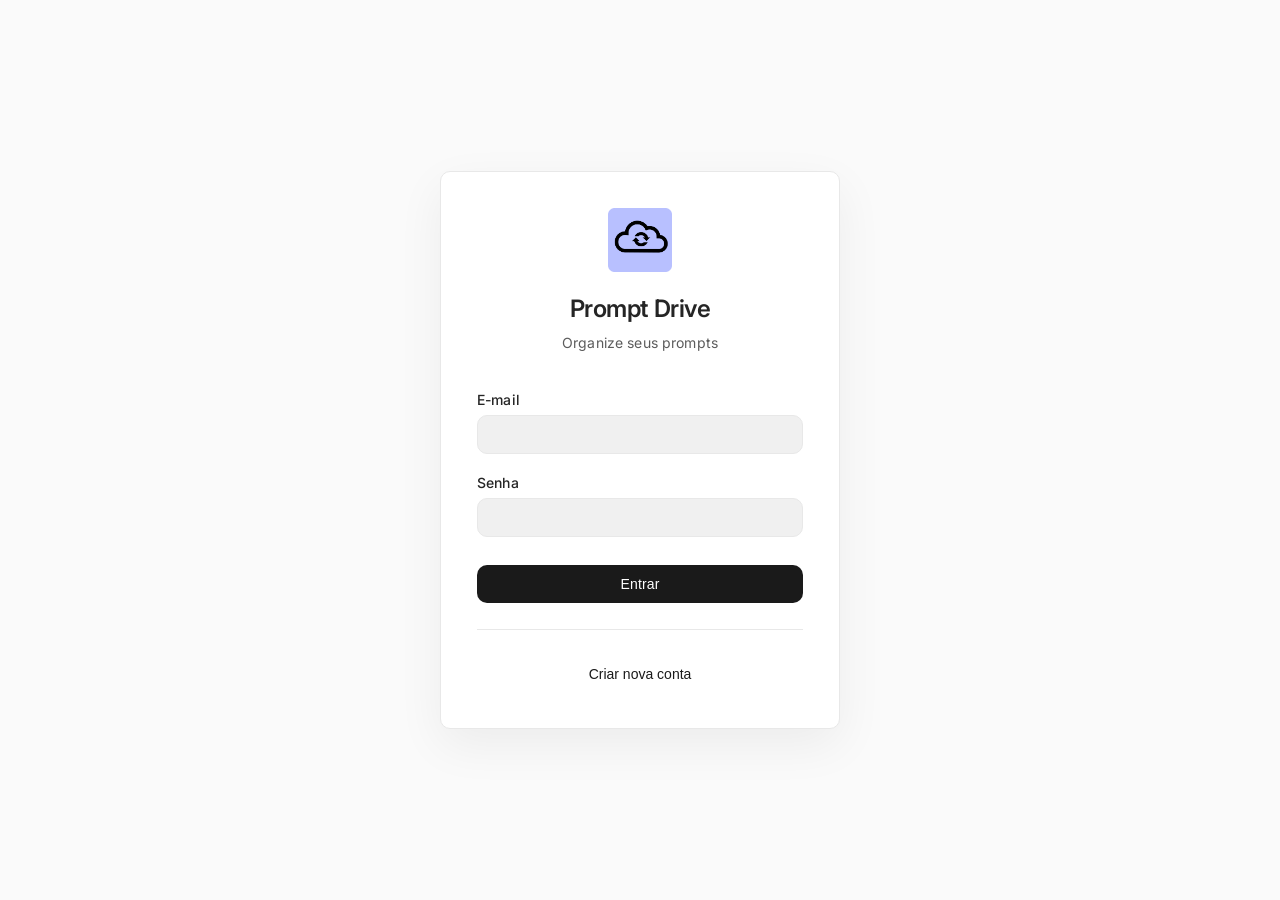
<file: index.html>
<!DOCTYPE html>
<html lang="pt-BR">

<head>
  <meta charset="UTF-8">
  <meta name="viewport" content="width=device-width, initial-scale=1.0">
  <title>Prompt Drive</title>
  <link rel="icon" type="image/png" href="ext/icons/16_favicon.png">
  <link rel="preconnect" href="https://fonts.googleapis.com">
  <link rel="preconnect" href="https://fonts.gstatic.com" crossorigin>
  <link rel="stylesheet" href="app/styles/main.css">
  <link rel="stylesheet" href="app/styles/components/buttons.css">
  <link rel="stylesheet" href="app/styles/components/badge.css">
  <link rel="stylesheet" href="app/styles/components/folder.css">
  <link rel="stylesheet" href="app/styles/components/prompt.css">
  <link rel="stylesheet" href="app/styles/components/dialogs.css">
  <link rel="stylesheet" href="app/styles/components/forms.css">
  <link rel="stylesheet" href="app/styles/components/auth.css">
  <link rel="stylesheet" href="app/styles/responsive.css">
</head>

<body>
  <!-- =========================
      Auth Screen
  ========================= -->
  <section id="authScreen" class="auth-container" style="display: none;">
    <!-- Login View -->
    <div id="loginView" class="auth-card">
      <div class="auth-header">
        <div class="logo">
          <img src="ext/icons/16_favicon.png" alt="Prompt Drive">
        </div>
        <h1>Prompt Drive</h1>
        <p>Organize seus prompts</p>
      </div>
      <form id="loginForm" class="auth-form">
        <div class="form-group">
          <label for="loginEmail" class="form-label">E-mail</label>
          <input type="email" id="loginEmail" name="email" class="form-input" required autofocus>
        </div>
        <div class="form-group">
          <label for="loginPassword" class="form-label">Senha</label>
          <input type="password" id="loginPassword" name="password" class="form-input" required>
        </div>
        <div class="form-actions">
          <button type="submit" class="btn btn--primary btn--full">Entrar</button>
        </div>
      </form>
      <div class="auth-footer">
        <button type="button" id="btnShowSignup" class="auth-link">Criar nova conta</button>
      </div>
    </div>

    <!-- Signup View -->
    <div id="signupView" class="auth-card" style="display: none;">
      <div class="auth-header">
        <div class="logo">
          <img src="ext/icons/16_favicon.png" alt="Prompt Drive">
        </div>
        <h1>Criar Conta</h1>
        <p>Junte-se ao PromptDrive</p>
      </div>
      <form id="signupForm" class="auth-form">
        <div class="form-group">
          <label for="signupName" class="form-label">Nome</label>
          <input type="text" id="signupName" name="name" class="form-input" required autofocus>
        </div>
        <div class="form-group">
          <label for="signupEmail" class="form-label">E-mail</label>
          <input type="email" id="signupEmail" name="email" class="form-input" required>
        </div>
        <div class="form-group">
          <label for="signupPassword" class="form-label">Senha</label>
          <input type="password" id="signupPassword" name="password" class="form-input" required minlength="6">
        </div>
        <div class="form-actions">
          <button type="submit" class="btn btn--primary btn--full">Criar conta</button>
        </div>
      </form>
      <div class="auth-footer">
        <button type="button" id="btnShowLogin" class="auth-link">Voltar ao login</button>
      </div>
    </div>

    <!-- Redirecting View -->
    <div id="redirectingView" class="auth-card auth-card--redirecting" style="display: none;">
      <div class="spinner"></div>
      <p>Redirecionando...</p>
    </div>
  </section>

  <!-- =========================
      App Screen
  ========================= -->
  <div id="appScreen" style="display: none;">
    <!-- =========================
        Header
    ========================= -->
    <header class="header">
      <div class="header__left">
        <div class="header__left-top">
          <div class="logo">
            <img src="ext/icons/negative_icon.svg" alt="Prompt Drive">
          </div>
          <div>
            <h1 class="header__title">Prompt Drive</h1>
            <p class="header__slogan">Organize seus prompts</p>
          </div>
        </div>
      </div>
      <div class="header__right">
        <button id="btnCreateFolder" class="btn btn--icon" title="Nova pasta" aria-label="Criar nova pasta">
          <svg viewBox="0 0 24 24" fill="none" stroke="currentColor" stroke-width="2" stroke-linecap="round"
            stroke-linejoin="round">
            <path d="M22 19a2 2 0 0 1-2 2H4a2 2 0 0 1-2-2V5a2 2 0 0 1 2-2h5l2 3h9a2 2 0 0 1 2 2z"></path>
            <line x1="12" y1="11" x2="12" y2="17"></line>
            <line x1="9" y1="14" x2="15" y2="14"></line>
          </svg>
          <span>Nova pasta</span>
        </button>
        <button id="btnCreatePrompt" class="btn btn--primary" title="Novo prompt" aria-label="Criar novo prompt">
          <svg viewBox="0 0 24 24" fill="none" stroke="currentColor" stroke-width="2" stroke-linecap="round"
            stroke-linejoin="round">
            <line x1="12" y1="5" x2="12" y2="19"></line>
            <line x1="5" y1="12" x2="19" y2="12"></line>
          </svg>
          <span>Novo prompt</span>
        </button>
        <button id="btnImportFolder" class="btn btn--icon" title="Importar pasta" aria-label="Importar pasta"
          style="display: none;">
          <svg viewBox="0 0 24 24" fill="none" stroke="currentColor" stroke-width="2" stroke-linecap="round"
            stroke-linejoin="round">
            <path d="M21 15v4a2 2 0 0 1-2 2H5a2 2 0 0 1-2-2v-4"></path>
            <polyline points="17 8 12 3 7 8"></polyline>
            <line x1="12" y1="3" x2="12" y2="15"></line>
          </svg>
          <span>Importar</span>
        </button>
        <span id="promptCounter" class="header__counter">0 / 5</span>
      </div>
    </header>

    <!-- =========================
        Main Content
    ========================= -->
    <main id="mainContent" class="main-content">
      <div id="foldersContainer" class="folders-container">
        <!-- Folders and prompts will be rendered here -->
      </div>
    </main>

    <!-- =========================
        Footer
    ========================= -->
    <footer class="footer">
      <span id="userPlanBadge" class="plan-badge plan-badge--free">Plano Gratuito</span>
      <div class="footer__actions">
        <button id="btnLicenseKey" class="btn btn--icon btn--key" title="Planos" aria-label="Ver planos">
          <svg viewBox="0 0 24 24" fill="none" stroke="currentColor" stroke-width="2" stroke-linecap="round"
            stroke-linejoin="round">
            <circle cx="12" cy="8" r="4"></circle>
            <path d="M12 12v8"></path>
            <path d="M8 20h8"></path>
            <path d="M10 16h4"></path>
          </svg>
        </button>
        <button id="btnLogout" class="btn btn--text" title="Sair" aria-label="Fazer logout">Sair</button>
      </div>
    </footer>
  </div>

  <!-- =========================
      Dialogs
  ========================= -->

  <!-- Create Folder Dialog -->
  <div id="folderDialog" class="dialog" role="dialog" aria-hidden="true" aria-labelledby="folderDialogTitle">
    <div class="dialog__overlay"></div>
    <div class="dialog__content">
      <h2 id="folderDialogTitle" class="dialog__title">Criar Nova Pasta</h2>
      <form id="folderForm" class="dialog__form">
        <div class="form-group">
          <label for="folderName" class="form-label">Nome da Pasta</label>
          <input type="text" id="folderName" name="name" class="form-input" required autofocus>
        </div>
        <div class="form-actions">
          <button type="button" class="btn btn--secondary" data-action="close-dialog">Cancelar</button>
          <button type="submit" class="btn btn--primary">Criar</button>
        </div>
      </form>
    </div>
  </div>

  <!-- Edit Folder Dialog -->
  <div id="editFolderDialog" class="dialog" role="dialog" aria-hidden="true" aria-labelledby="editFolderDialogTitle">
    <div class="dialog__overlay"></div>
    <div class="dialog__content">
      <h2 id="editFolderDialogTitle" class="dialog__title">Editar Pasta</h2>
      <form id="editFolderForm" class="dialog__form">
        <div class="form-group">
          <label for="editFolderName" class="form-label">Nome da Pasta</label>
          <input type="text" id="editFolderName" name="name" class="form-input" required autofocus>
        </div>
        <div class="form-actions">
          <button type="button" class="btn btn--secondary" data-action="close-dialog">Cancelar</button>
          <button type="submit" class="btn btn--primary">Salvar</button>
        </div>
      </form>
    </div>
  </div>

  <!-- Delete Folder Dialog -->
  <div id="deleteFolderDialog" class="dialog" role="dialog" aria-hidden="true"
    aria-labelledby="deleteFolderDialogTitle">
    <div class="dialog__overlay"></div>
    <div class="dialog__content">
      <div class="dialog__warning-header">
        <span class="dialog__icon">📁</span>
        <span class="folder-name-display"></span>
      </div>
      <h2 id="deleteFolderDialogTitle" class="dialog__title">Excluir Pasta</h2>
      <p class="dialog__message">Esta ação irá excluir permanentemente a pasta e todos os prompts dentro dela. Esta ação
        não pode ser desfeita.</p>
      <form id="deleteFolderForm" class="dialog__form">
        <div class="form-group">
          <label for="deleteFolderConfirmName" class="form-label">Digite o nome da pasta para confirmar:</label>
          <input type="text" id="deleteFolderConfirmName" name="confirmName" class="form-input" required autofocus>
        </div>
        <div class="form-actions">
          <button type="button" class="btn btn--secondary" data-action="close-dialog">Cancelar</button>
          <button type="submit" class="btn btn--danger">Excluir Pasta</button>
        </div>
      </form>
    </div>
  </div>

  <!-- Create Prompt Dialog -->
  <div id="promptDialog" class="dialog" role="dialog" aria-hidden="true" aria-labelledby="promptDialogTitle">
    <div class="dialog__overlay"></div>
    <div class="dialog__content">
      <h2 id="promptDialogTitle" class="dialog__title">Criar Novo Prompt</h2>
      <form id="promptForm" class="dialog__form">
        <div class="form-group">
          <label for="promptFolderId" class="form-label">Pasta</label>
          <select id="promptFolderId" name="folderId" class="form-select" required>
            <option value="">Selecione uma pasta</option>
          </select>
        </div>
        <div class="form-group">
          <label for="promptNome" class="form-label">Nome do Prompt</label>
          <input type="text" id="promptNome" name="nome" class="form-input" required autofocus>
        </div>
        <div class="form-group">
          <label for="promptConteudo" class="form-label">Conteúdo</label>
          <textarea id="promptConteudo" name="conteudo" class="form-textarea" rows="6" required></textarea>
          <div class="form-tip">
            💡 <strong>Dica:</strong> Use variáveis no formato [nome] para tornar seus prompts mais flexíveis e
            reutilizáveis. Exemplo: 'Crie um post sobre [tema] para [plataforma]'
          </div>
        </div>
        <div class="form-actions">
          <button type="button" class="btn btn--secondary" data-action="close-dialog">Cancelar</button>
          <button type="submit" class="btn btn--primary">Criar</button>
        </div>
      </form>
    </div>
  </div>

  <!-- Edit Prompt Dialog -->
  <div id="promptEditDialog" class="dialog" role="dialog" aria-hidden="true" aria-labelledby="promptEditDialogTitle">
    <div class="dialog__overlay"></div>
    <div class="dialog__content">
      <h2 id="promptEditDialogTitle" class="dialog__title">Editar Prompt</h2>
      <form id="promptEditForm" class="dialog__form">
        <div class="form-group">
          <label for="promptEditFolderId" class="form-label">Pasta</label>
          <select id="promptEditFolderId" name="folderId" class="form-select" required>
            <option value="">Selecione uma pasta</option>
          </select>
        </div>
        <div class="form-group">
          <label for="promptEditNome" class="form-label">Nome do Prompt</label>
          <input type="text" id="promptEditNome" name="nome" class="form-input" required autofocus>
        </div>
        <div class="form-group">
          <label for="promptEditConteudo" class="form-label">Conteúdo</label>
          <textarea id="promptEditConteudo" name="conteudo" class="form-textarea" rows="6" required></textarea>
          <div class="form-tip">
            💡 <strong>Dica:</strong> Use variáveis no formato [nome] para tornar seus prompts mais flexíveis e
            reutilizáveis. Exemplo: 'Crie um post sobre [tema] para [plataforma]'
          </div>
        </div>
        <div class="form-actions">
          <button type="button" class="btn btn--secondary" data-action="close-dialog">Cancelar</button>
          <button type="submit" class="btn btn--primary">Salvar</button>
        </div>
      </form>
    </div>
  </div>

  <!-- Confirm Delete Prompt Dialog -->
  <div id="confirmDeletePromptDialog" class="dialog" role="dialog" aria-hidden="true"
    aria-labelledby="confirmDeletePromptDialogTitle">
    <div class="dialog__overlay"></div>
    <div class="dialog__content">
      <h2 id="confirmDeletePromptDialogTitle" class="dialog__title">Excluir Prompt</h2>
      <p class="dialog__message">Tem certeza que deseja excluir este prompt? Esta ação não pode ser desfeita.</p>
      <div class="form-actions">
        <button type="button" class="btn btn--secondary" data-action="close-dialog">Cancelar</button>
        <button type="button" class="btn btn--danger" id="confirmDeletePromptBtn">Excluir</button>
      </div>
    </div>
  </div>

  <!-- Plans Dialog (Free vs Pro) -->
  <div id="licenseDialog" class="dialog" role="dialog" aria-hidden="true" aria-labelledby="licenseDialogTitle">
    <div class="dialog__overlay"></div>
    <div class="dialog__content dialog__content--plans">
      <h2 id="licenseDialogTitle" class="dialog__title">Planos</h2>
      <div class="plans-comparison" id="plansContainer"></div>
      <div class="form-actions form-actions--end">
        <button type="button" class="btn btn--secondary" data-action="close-dialog">Fechar</button>
      </div>
    </div>
  </div>

  <!-- Import Dialog -->
  <div id="importDialog" class="dialog" role="dialog" aria-hidden="true" aria-labelledby="importDialogTitle">
    <div class="dialog__overlay"></div>
    <div class="dialog__content">
      <h2 id="importDialogTitle" class="dialog__title">Importar Pasta</h2>
      <form id="importForm" class="dialog__form">
        <div class="form-group">
          <label for="importJson" class="form-label">Cole o JSON da pasta ou faça upload do arquivo</label>
          <textarea id="importJson" name="json" class="form-textarea" rows="10"
            placeholder='{"folder": {...}, "prompts": [...]}' required></textarea>
        </div>
        <div class="form-actions">
          <button type="button" class="btn btn--secondary" data-action="close-dialog">Cancelar</button>
          <button type="submit" class="btn btn--primary">Importar</button>
        </div>
      </form>
    </div>
  </div>

  <!-- Scripts -->
  <script src="app/scripts/constants.js"></script>
  <script src="app/scripts/states.js"></script>
  <script src="app/scripts/utils.js"></script>
  <script src="app/api/api-core.js"></script>
  <script src="app/api/api-auth.js"></script>
  <script src="app/api/api-folders.js"></script>
  <script src="app/api/api-prompts.js"></script>
  <script src="app/api/api-license.js"></script>
  <script src="app/core/engine-core.js"></script>
  <script src="app/core/engine-dialogs.js"></script>
  <script src="app/core/engine-folders.js"></script>
  <script src="app/core/engine-prompts.js"></script>
  <script src="app/core/engine-license.js"></script>
  <script src="app/scripts/render.js"></script>
  <script src="app/scripts/app.js"></script>
</body>

</html>
</file>
<file: app/styles/main.css>
/* =========================
   Main Styles - Light Design System
   ========================= */

@import url('https://fonts.googleapis.com/css2?family=Inter:wght@400;500;600;700&display=swap');

* {
  margin: 0;
  padding: 0;
  box-sizing: border-box;
}

:root {
  --color-primary: #1a1a1a;
  --color-primary-dark: #2d2d2d;
  --color-secondary: #6b6b6b;
  --color-danger: #c94a4a;
  --color-success: #2a9d5a;
  --color-warning: #d4a017;
  --color-text: #252525;
  --color-text-light: #5c5c5c;
  --color-text-secondary: #7a7a7a;
  --color-border: #e8e8e8;
  --color-bg: #ffffff;
  --color-bg-main: #fafafa;
  --color-bg-folder: #ffffff;
  --color-bg-prompt: #ffffff;
  --color-bg-hover: #f5f5f5;
  --color-bg-input: #f0f0f0;
  --color-shadow: rgba(0, 0, 0, 0.04);
  --color-shadow-soft: rgba(0, 0, 0, 0.06);
  --color-premium: #1a1a1a;
  --spacing-xs: 4px;
  --spacing-sm: 10px;
  --spacing-md: 18px;
  --spacing-lg: 26px;
  --spacing-xl: 36px;
  --border-radius: 10px;
  --transition: all 0.22s ease;
}

body {
  font-family: 'Inter', -apple-system, BlinkMacSystemFont, 'Segoe UI', Roboto, sans-serif;
  font-size: 14px;
  line-height: 1.55;
  color: var(--color-text);
  background-color: var(--color-bg-main);
  height: 100vh;
  display: flex;
  flex-direction: column;
  overflow: hidden;
  -webkit-font-smoothing: antialiased;
}

/* =========================
   Header
   ========================= */

.header {
  display: flex;
  justify-content: space-between;
  align-items: center;
  padding: var(--spacing-md) var(--spacing-lg);
  border-bottom: 1px solid var(--color-border);
  background-color: var(--color-bg);
  flex-shrink: 0;
  min-height: 64px;
}

.header__left {
  display: flex;
  flex-direction: column;
  align-items: flex-start;
  gap: 0;
}

.header__left-top {
  display: flex;
  align-items: center;
  gap: var(--spacing-sm);
}

.header .logo {
  width: 32px;
  height: 32px;
  margin-right: var(--spacing-sm);
}

.logo {
  width: 24px;
  height: 24px;
  display: flex;
  align-items: center;
  justify-content: center;
  color: var(--color-primary);
}

.logo img,
.logo svg {
  width: 100%;
  height: 100%;
  object-fit: contain;
}

.header__title {
  font-size: 17px;
  font-weight: 600;
  letter-spacing: -0.02em;
  color: var(--color-text);
  margin: 0;
}

.header__slogan {
  font-size: 12px;
  font-weight: 400;
  color: var(--color-text-light);
  margin-top: 0;
  letter-spacing: 0.01em;
}

.header__right {
  display: flex;
  align-items: center;
  gap: var(--spacing-md);
}

.header__counter {
  padding: var(--spacing-xs) var(--spacing-md);
  background-color: transparent;
  border-radius: var(--border-radius);
  font-weight: 600;
  font-size: 13px;
  color: var(--color-text);
}

/* =========================
   Main Content
   ========================= */

.main-content {
  flex: 1;
  overflow-y: auto;
  padding: var(--spacing-md) var(--spacing-lg);
  background-color: var(--color-bg-main);
}

/* Custom Scrollbar */
.main-content::-webkit-scrollbar {
  width: 8px;
}

.main-content::-webkit-scrollbar-track {
  background: transparent;
}

.main-content::-webkit-scrollbar-thumb {
  background-color: var(--color-border);
  border-radius: 4px;
}

.main-content::-webkit-scrollbar-thumb:hover {
  background-color: var(--color-text-secondary);
}

/* Firefox scrollbar */
.main-content {
  scrollbar-width: thin;
  scrollbar-color: var(--color-border) transparent;
}

.folders-container {
  max-width: 100%;
}

/* =========================
   Footer
   ========================= */

.footer {
  padding: var(--spacing-md);
  border-top: 1px solid var(--color-border);
  background-color: var(--color-bg);
  flex-shrink: 0;
  display: flex;
  justify-content: space-between;
  align-items: center;
  min-height: 48px;
}

.footer__actions {
  display: flex;
  align-items: center;
  gap: var(--spacing-sm);
}

/* =========================
   Empty State
   ========================= */

.empty-state {
  display: flex;
  flex-direction: column;
  align-items: center;
  justify-content: center;
  padding: var(--spacing-xl);
  text-align: center;
  color: var(--color-text-secondary);
  min-height: 200px;
}

.empty-state p {
  margin-bottom: var(--spacing-md);
}

.spinner {
  width: 40px;
  height: 40px;
  border: 4px solid var(--color-border);
  border-top-color: var(--color-primary);
  border-radius: 50%;
  animation: spin 1s linear infinite;
  margin-bottom: var(--spacing-md);
}

@keyframes spin {
  to {
    transform: rotate(360deg);
  }
}

/* =========================
   Toast
   ========================= */

.toast {
  position: fixed;
  bottom: var(--spacing-lg);
  left: 50%;
  transform: translateX(-50%) translateY(100px);
  background-color: var(--color-bg);
  color: var(--color-text);
  padding: var(--spacing-md) var(--spacing-lg);
  border-radius: var(--border-radius);
  box-shadow: 0 8px 24px var(--color-shadow-soft);
  z-index: 10000;
  opacity: 0;
  transition: var(--transition);
  max-width: 90%;
  text-align: center;
  border: 1px solid var(--color-border);
}

.toast--show {
  transform: translateX(-50%) translateY(0);
  opacity: 1;
}
</file>
<file: app/styles/components/buttons.css>
/* =========================
   Buttons
   ========================= */

.btn {
  padding: var(--spacing-sm) var(--spacing-md);
  border: none;
  border-radius: var(--border-radius);
  font-size: 14px;
  font-weight: 500;
  letter-spacing: 0.01em;
  cursor: pointer;
  transition: var(--transition);
  background-color: transparent;
  color: var(--color-text);
  display: inline-flex;
  align-items: center;
  justify-content: center;
  gap: var(--spacing-xs);
  min-height: 38px;
  min-width: 38px;
}

.btn:hover {
  background-color: var(--color-bg-hover);
}

.btn--primary {
  background-color: var(--color-primary);
  color: white;
  font-weight: 500;
}

.btn--primary:hover {
  background-color: var(--color-primary-dark);
}

.btn--secondary {
  background-color: transparent;
  color: var(--color-text);
  border: 1px solid var(--color-border);
}

.btn--secondary:hover {
  background-color: var(--color-bg-hover);
}

.btn--danger {
  background-color: var(--color-danger);
  color: white;
}

.btn--danger:hover {
  background-color: #b83d3d;
}

.btn--icon {
  padding: var(--spacing-sm) var(--spacing-md);
  font-size: 14px;
  gap: var(--spacing-xs);
}

.btn--icon svg {
  width: 18px;
  height: 18px;
}

.btn--primary svg {
  width: 18px;
  height: 18px;
}

.btn--key {
  color: var(--color-primary);
}

.btn--key svg {
  color: var(--color-primary);
  stroke: var(--color-primary);
}

.btn--key:hover {
  background-color: var(--color-bg-hover);
}

.btn--key:hover svg {
  color: var(--color-primary-dark);
  stroke: var(--color-primary-dark);
}

.btn--premium-status {
  color: var(--color-success);
}

.btn--premium-status svg {
  color: var(--color-success);
  stroke: var(--color-success);
}

.btn--premium-status:hover {
  background-color: rgba(40, 167, 69, 0.08);
}

.btn--premium-status:hover svg {
  color: var(--color-success);
  stroke: var(--color-success);
}

.btn--text {
  background: none;
  border: none;
  padding: var(--spacing-xs) var(--spacing-sm);
  font-size: 13px;
  font-weight: 400;
  color: var(--color-text-light);
  min-height: auto;
  min-width: auto;
}

.btn--text:hover {
  background: none;
  color: var(--color-text);
  text-decoration: underline;
}
</file>
<file: app/styles/components/badge.css>
/* =========================
   Plan Badge
   ========================= */

.plan-badge {
  padding: 4px 10px;
  border-radius: var(--border-radius);
  font-size: 12px;
  font-weight: 500;
  letter-spacing: 0.02em;
  text-transform: none;
}

.plan-badge--free {
  background-color: var(--color-bg-hover);
  color: var(--color-text-secondary);
}

.plan-badge--premium {
  background-color: var(--color-primary);
  color: white;
}
</file>
<file: app/styles/components/folder.css>
/* =========================
   Folder Item
   ========================= */

.folder-item {
  background-color: transparent;
  border: none;
  border-radius: 0;
  margin-bottom: 0;
  overflow: hidden;
  transition: var(--transition);
}

.folder-item:hover {
  box-shadow: none;
}

.folder-item__header {
  display: flex;
  justify-content: space-between;
  align-items: center;
  padding: var(--spacing-md);
  cursor: pointer;
  user-select: none;
  background-color: var(--color-bg);
  margin-bottom: 8px;
  border: 1px solid var(--color-border);
  border-radius: var(--border-radius);
  box-shadow: 0 1px 3px var(--color-shadow);
  transition: var(--transition);
}

.folder-item__info {
  display: flex;
  align-items: center;
  gap: var(--spacing-sm);
  flex: 1;
}

.folder-item__chevron {
  width: 16px;
  height: 16px;
  display: flex;
  align-items: center;
  justify-content: center;
  color: var(--color-primary);
  transition: transform 0.2s ease;
}

.folder-item__chevron svg {
  width: 100%;
  height: 100%;
}

.folder-item[data-expanded="true"] .folder-item__chevron {
  transform: rotate(180deg);
}

.folder-item__icon {
  width: 18px;
  height: 18px;
  display: flex;
  align-items: center;
  justify-content: center;
  color: var(--color-primary);
}

.folder-item__icon svg {
  width: 100%;
  height: 100%;
}

.folder-item__name {
  font-weight: 600;
  font-size: 15px;
  letter-spacing: -0.01em;
  color: var(--color-text);
}

.folder-item__count {
  color: var(--color-text-light);
  font-size: 13px;
  margin-left: var(--spacing-xs);
}

.folder-item__actions {
  display: flex;
  align-items: center;
  gap: var(--spacing-xs);
}

.folder-item__action {
  padding: var(--spacing-xs);
  background: none;
  border: none;
  cursor: pointer;
  line-height: 1;
  min-width: 28px;
  min-height: 28px;
  display: flex;
  align-items: center;
  justify-content: center;
  border-radius: var(--border-radius);
  transition: var(--transition);
  color: var(--color-primary);
}

.folder-item__action svg {
  width: 16px;
  height: 16px;
}

.folder-item__action:hover {
  background-color: var(--color-bg-hover);
}

.folder-item__content {
  max-height: 0;
  overflow: hidden;
  transition: max-height 0.3s ease;
}

.folder-item__content--expanded {
  max-height: 5000px;
  padding: 0 var(--spacing-md) var(--spacing-md);
}
</file>
<file: app/styles/components/prompt.css>
/* =========================
   Prompt Item
   ========================= */

.prompt-item {
  display: flex;
  justify-content: space-between;
  align-items: flex-start;
  padding: var(--spacing-md);
  border: 1px solid var(--color-border);
  border-radius: var(--border-radius);
  margin-top: 8px;
  background-color: var(--color-bg);
  transition: var(--transition);
  gap: var(--spacing-md);
  box-shadow: 0 1px 2px var(--color-shadow);
}

.prompt-item:hover {
  background-color: var(--color-bg-hover);
}

.prompt-item__info {
  flex: 1;
  min-width: 0;
}

.prompt-item__name {
  font-weight: 600;
  font-size: 14px;
  letter-spacing: -0.01em;
  color: var(--color-text);
  margin-bottom: var(--spacing-xs);
}

.prompt-item__preview {
  font-size: 13px;
  color: var(--color-text-secondary);
  line-height: 1.5;
  display: -webkit-box;
  -webkit-line-clamp: 2;
  line-clamp: 2;
  -webkit-box-orient: vertical;
  overflow: hidden;
  word-break: break-word;
}

.prompt-item__actions {
  display: flex;
  align-items: flex-start;
  gap: var(--spacing-xs);
  flex-shrink: 0;
  padding-top: 2px;
}

.prompt-item__action {
  padding: var(--spacing-xs);
  background: none;
  border: none;
  cursor: pointer;
  line-height: 1;
  min-width: 28px;
  min-height: 28px;
  display: flex;
  align-items: center;
  justify-content: center;
  border-radius: var(--border-radius);
  transition: var(--transition);
  color: var(--color-primary);
}

.prompt-item__action svg {
  width: 16px;
  height: 16px;
}

.prompt-item__action:hover {
  background-color: var(--color-bg-hover);
}
</file>
<file: app/styles/components/dialogs.css>
/* =========================
   Dialog
   ========================= */

.dialog {
  position: fixed;
  top: 0;
  left: 0;
  right: 0;
  bottom: 0;
  z-index: 1000;
  display: flex;
  align-items: center;
  justify-content: center;
  opacity: 0;
  pointer-events: none;
  transition: opacity 0.2s ease;
}

.dialog--open {
  opacity: 1;
  pointer-events: auto;
}

.dialog__overlay {
  position: absolute;
  top: 0;
  left: 0;
  right: 0;
  bottom: 0;
  background-color: rgba(0, 0, 0, 0.35);
}

.dialog__content {
  position: relative;
  background-color: var(--color-bg);
  border-radius: var(--border-radius);
  box-shadow: 0 24px 48px rgba(0, 0, 0, 0.08);
  padding: var(--spacing-lg);
  max-width: 500px;
  width: 90%;
  max-height: 90vh;
  overflow-y: auto;
  transform: scale(0.98);
  transition: transform 0.25s ease;
  border: 1px solid var(--color-border);
}

.dialog--open .dialog__content {
  transform: scale(1);
}

.dialog__title {
  font-size: 19px;
  font-weight: 600;
  letter-spacing: -0.02em;
  margin-bottom: var(--spacing-lg);
  color: var(--color-text);
}

.dialog__message {
  margin-bottom: var(--spacing-lg);
  color: var(--color-text-light);
}

.dialog__warning-header {
  display: flex;
  align-items: center;
  gap: var(--spacing-sm);
  margin-bottom: var(--spacing-md);
  padding: var(--spacing-md);
  background-color: var(--color-bg-hover);
  border-radius: var(--border-radius);
}

.dialog__icon {
  font-size: 24px;
}

.folder-name-display {
  font-weight: 600;
  font-size: 16px;
  color: var(--color-text);
}

/* Plans comparison (Free vs Pro) */
.dialog__content--plans {
  max-width: 560px;
}

.plans-comparison {
  display: grid;
  grid-template-columns: 1fr 1fr;
  gap: var(--spacing-lg);
  margin-bottom: var(--spacing-lg);
}

.plan-card {
  padding: var(--spacing-lg);
  border-radius: var(--border-radius);
  border: 1px solid var(--color-border);
  background-color: var(--color-bg);
}

.plan-card--pro {
  border-color: var(--color-primary);
  position: relative;
}

.plan-card__name {
  font-size: 17px;
  font-weight: 600;
  letter-spacing: -0.02em;
  margin-bottom: var(--spacing-md);
  color: var(--color-text);
}

.plan-card--pro .plan-card__name {
  color: var(--color-primary);
}

.plan-card__features {
  list-style: none;
  margin-bottom: var(--spacing-md);
}

.plan-card__features li {
  padding: var(--spacing-xs) 0;
  color: var(--color-text-light);
  font-size: 14px;
}

.plan-card__feature--included::before {
  content: "✅ ";
}

.plan-card__feature--excluded::before {
  content: "❌ ";
}

.plan-card__cta {
  width: 100%;
  margin-top: var(--spacing-sm);
}

.form-actions--end {
  justify-content: flex-end;
}
</file>
<file: app/styles/components/forms.css>
/* =========================
   Form
   ========================= */

.dialog__form {
  display: flex;
  flex-direction: column;
  gap: var(--spacing-md);
}

.form-group {
  display: flex;
  flex-direction: column;
  gap: var(--spacing-xs);
}

.form-label {
  font-size: 14px;
  font-weight: 500;
  letter-spacing: 0.01em;
  color: var(--color-text);
}

.form-input,
.form-textarea,
.form-select {
  padding: 10px var(--spacing-md);
  border: 1px solid var(--color-border);
  border-radius: var(--border-radius);
  font-size: 14px;
  font-family: inherit;
  color: var(--color-text);
  background-color: var(--color-bg-input);
  transition: var(--transition);
  width: 100%;
}

.form-input:focus,
.form-textarea:focus,
.form-select:focus {
  outline: none;
  border-color: var(--color-primary);
  box-shadow: 0 0 0 2px rgba(26, 26, 26, 0.06);
}

.form-textarea {
  resize: vertical;
  min-height: 120px;
}

.form-tip {
  margin-top: var(--spacing-sm);
  padding: var(--spacing-md);
  background-color: var(--color-bg-hover);
  border-left: 4px solid var(--color-primary);
  border-radius: var(--border-radius);
  font-size: 13px;
  color: var(--color-text-secondary);
  line-height: 1.5;
}

.form-actions {
  display: flex;
  justify-content: flex-end;
  gap: var(--spacing-sm);
  margin-top: var(--spacing-md);
}
</file>
<file: app/styles/components/auth.css>
/* =========================
   Auth Styles
   ========================= */

.auth-container {
  display: flex;
  align-items: center;
  justify-content: center;
  min-height: 100vh;
  width: 100%;
  background-color: var(--color-bg-main);
  padding: var(--spacing-md);
}

.auth-card {
  background-color: var(--color-bg);
  border-radius: var(--border-radius);
  padding: var(--spacing-xl);
  width: 100%;
  max-width: 400px;
  box-shadow: 0 16px 48px rgba(0, 0, 0, 0.06);
  border: 1px solid var(--color-border);
}

.auth-header {
  text-align: center;
  margin-bottom: var(--spacing-xl);
}

.auth-header .logo {
  width: 64px;
  height: 64px;
  margin: 0 auto var(--spacing-md);
  color: var(--color-primary);
}

.auth-header .logo img,
.auth-header .logo svg {
  width: 100%;
  height: 100%;
  object-fit: contain;
}

.auth-header h1 {
  font-size: 24px;
  font-weight: 600;
  letter-spacing: -0.02em;
  color: var(--color-text);
  margin: 0 0 var(--spacing-xs);
}

.auth-header p {
  font-size: 14px;
  color: var(--color-text-light);
  margin: 0;
  letter-spacing: 0.01em;
}

.auth-form {
  display: flex;
  flex-direction: column;
  gap: var(--spacing-md);
}

.auth-form .form-actions {
  margin-top: var(--spacing-sm);
}

.btn--full {
  width: 100%;
}

.auth-footer {
  text-align: center;
  margin-top: var(--spacing-lg);
  padding-top: var(--spacing-lg);
  border-top: 1px solid var(--color-border);
}

.auth-link {
  background: none;
  border: none;
  color: var(--color-primary);
  font-size: 14px;
  font-weight: 500;
  cursor: pointer;
  padding: var(--spacing-sm);
  transition: var(--transition);
}

.auth-link:hover {
  color: var(--color-primary-dark);
  text-decoration: underline;
}

/* Redirecting View */
.auth-card--redirecting {
  text-align: center;
  display: flex;
  flex-direction: column;
  align-items: center;
  justify-content: center;
  gap: var(--spacing-md);
  min-height: 200px;
}

.auth-card--redirecting .spinner {
  margin-bottom: 0;
}

.auth-card--redirecting p {
  color: var(--color-text-light);
  margin: 0;
}

/* App Screen Layout */
#appScreen {
  display: flex;
  flex-direction: column;
  height: 100vh;
  overflow: hidden;
}

/* Auth Error State */
.auth-error {
  color: var(--color-danger);
  font-size: 13px;
  text-align: center;
  margin-top: var(--spacing-sm);
}

/* Loading state for buttons */
.btn--loading {
  position: relative;
  pointer-events: none;
  opacity: 0.7;
}

.btn--loading::after {
  content: '';
  position: absolute;
  width: 16px;
  height: 16px;
  border: 2px solid transparent;
  border-top-color: currentColor;
  border-radius: 50%;
  animation: spin 0.8s linear infinite;
  margin-left: var(--spacing-sm);
}
</file>
<file: app/styles/responsive.css>
/* =========================
   Responsive Styles
   ========================= */

/* Small screens (320px and up) */
@media (min-width: 320px) {
  .header {
    flex-wrap: wrap;
    gap: var(--spacing-sm);
  }

  .header__right {
    flex-wrap: wrap;
  }

  .dialog__content {
    width: 95%;
    padding: var(--spacing-md);
  }
}

/* Very narrow screens (530px or less): hide header title and slogan */
@media (max-width: 530px) {
  .header__title,
  .header__slogan {
    display: none;
  }
}

/* Narrow screens (685px or less): header icon-only buttons, no wrap */
@media (max-width: 685px) {
  .header {
    flex-wrap: nowrap;
  }

  .header__right {
    flex-wrap: nowrap;
  }

  #btnCreateFolder span,
  #btnCreatePrompt span {
    display: none;
  }

  #btnCreateFolder,
  #btnCreatePrompt {
    padding: var(--spacing-sm);
    min-width: 36px;
  }
}

/* Medium screens (768px and up) */
@media (min-width: 768px) {
  .header {
    flex-wrap: nowrap;
  }

  .header__right {
    flex-wrap: nowrap;
  }

  .dialog__content {
    width: 90%;
    padding: var(--spacing-lg);
  }

  .folder-item__header {
    padding: var(--spacing-md) var(--spacing-lg);
  }

  .prompt-item {
    padding: var(--spacing-md) var(--spacing-lg);
  }
}

/* Large screens (1024px and up) */
@media (min-width: 1024px) {
  .main-content {
    padding: var(--spacing-lg);
  }

  .folders-container {
    max-width: 1200px;
    margin: 0 auto;
  }

  .dialog__content {
    max-width: 600px;
  }
}

/* Focus styles for accessibility */
.btn:focus,
.form-input:focus,
.form-textarea:focus,
.form-select:focus,
.folder-item__action:focus,
.prompt-item__action:focus {
  outline: 2px solid var(--color-primary);
  outline-offset: 2px;
}


/* Reduce motion for users who prefer it */
@media (prefers-reduced-motion: reduce) {
  *,
  *::before,
  *::after {
    animation-duration: 0.01ms !important;
    animation-iteration-count: 1 !important;
    transition-duration: 0.01ms !important;
  }
}
</file>
